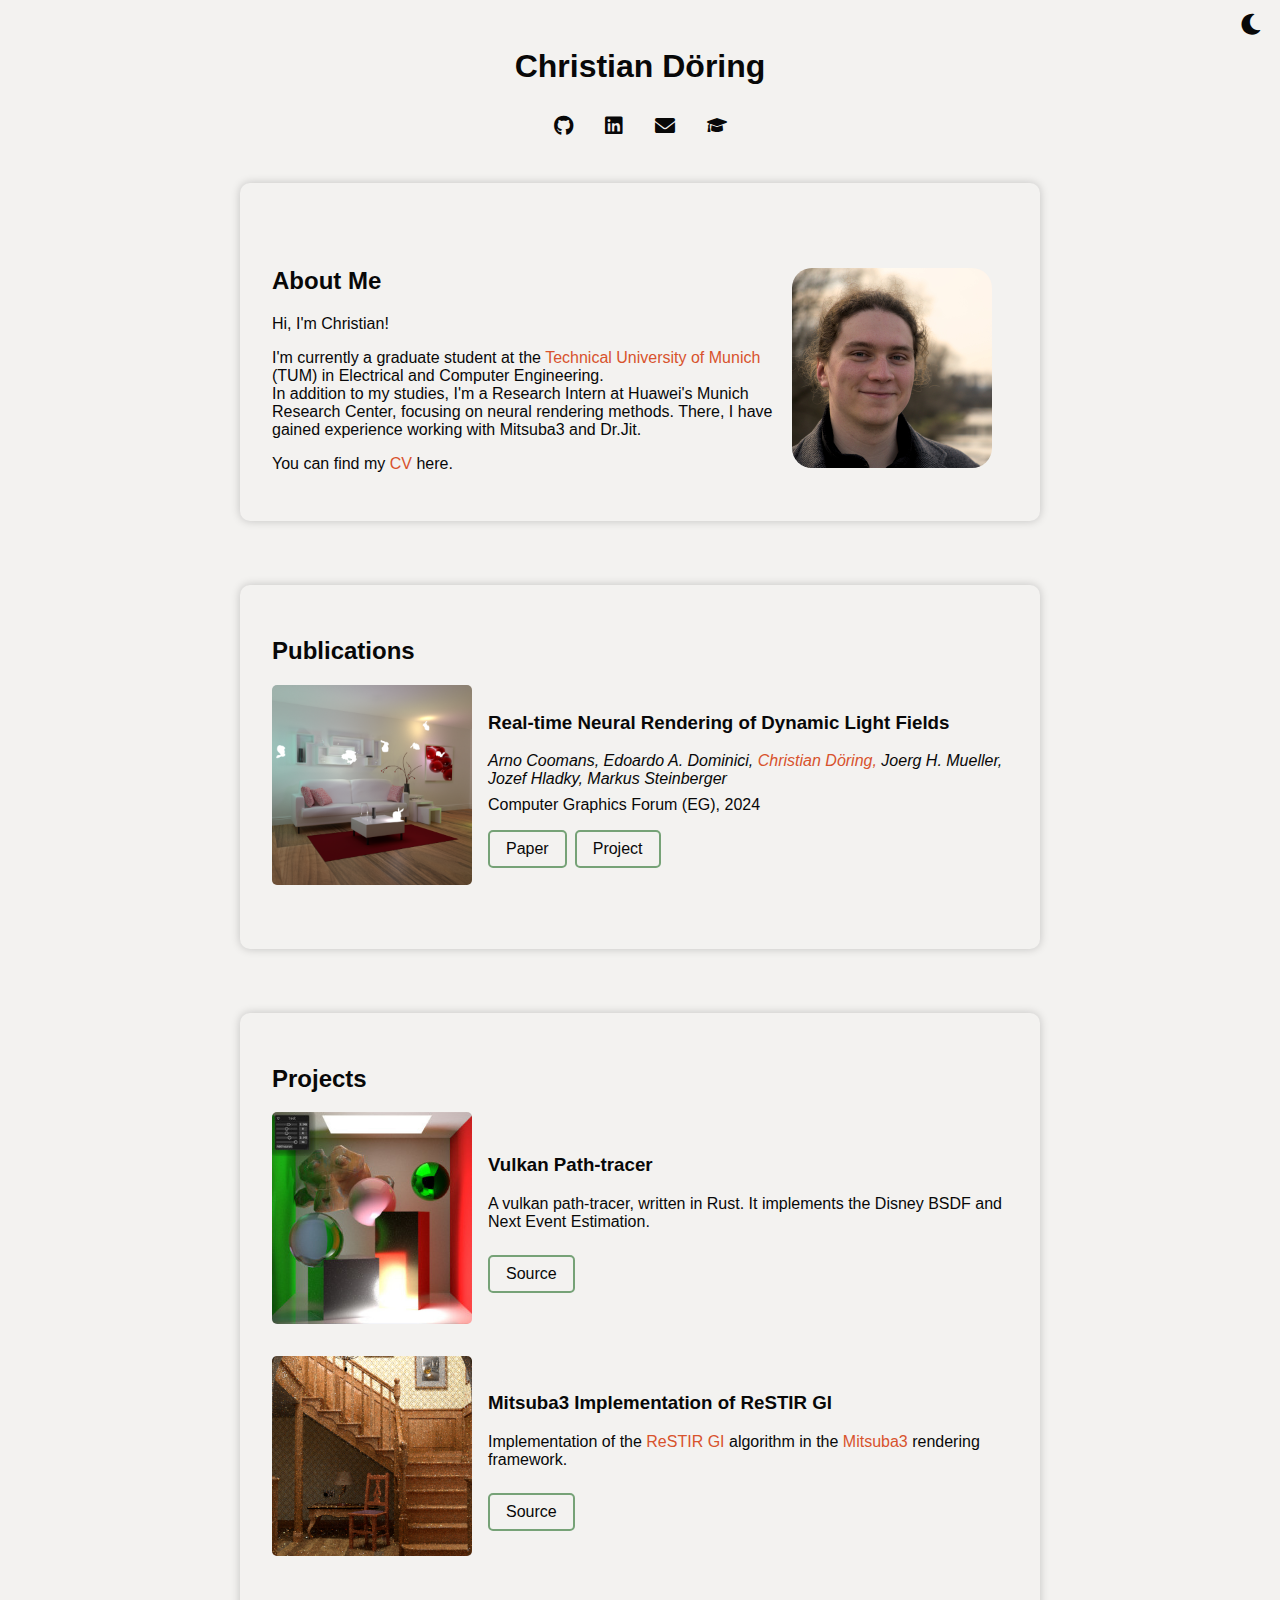
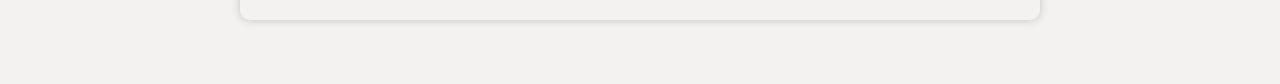
<file: index.html>
<!doctype html>
<html lang="en">
  <head>
    <meta charset="UTF-8" />
    <meta name="viewport" content="width=device-width, initial-scale=1.0" />
    <title>Christian Döring</title>
    <link rel="canonical" href="https://doeringc.de" />
    <link
      rel="stylesheet"
      href="https://cdnjs.cloudflare.com/ajax/libs/font-awesome/6.0.0-beta3/css/all.min.css"
    />
    <link rel="stylesheet" type="text/css" href="styles/main.css" />
  </head>
  <body>
    <header>
      <h1>Christian Döring</h1>
      <div class="social-icons">
        <a href="https://github.com/doeringchristian" target="_blank"
          ><i class="fab fa-github fa-lg"></i
        ></a>
        <a
          href="https://www.linkedin.com/in/christian-d%C3%B6ring-7a13872a4/"
          target="_blank"
          ><i class="fab fa-linkedin fa-lg"></i
        ></a>
        <a href="mailto:doeringc2001@gmail.com" target="_blank"
          ><i class="fa fa-envelope fa-lg"></i
        ></a>
        <a
          href="https://scholar.google.ch/citations?user=yJIqy00AAAAJ&hl=en"
          target="_blank"
          ><i class="fa fa-graduation-cap"></i
        ></a>
      </div>
      <button class="toggle-btn" onclick="toggleDarkMode()">
        <i class="fas fa-moon"></i>
      </button>
    </header>
    <div class="centered-row">
      <div class="container">
        <div class="content">
          <div class="about">
            <div>
              <h2>About Me</h2>
              <p>Hi, I'm Christian!</p>
              <p>
                I'm currently a graduate student at the
                <a href="https://www.tum.de/"
                  >Technical University of Munich
                </a>
                (<abbr>TUM</abbr>) in Electrical and Computer Engineering.
                <br />
                In addition to my studies, I'm a Research Intern at Huawei's
                Munich Research Center, focusing on neural rendering methods.
                There, I have gained experience working with Mitsuba3 and
                Dr.Jit.
              </p>
              <p>
                You can find my
                <a
                  href="https://github.com/DoeringChristian/CV/blob/main/main.pdf?raw=true"
                  >CV</a
                >
                here.
              </p>
            </div>
            <img
              src="assets/profile_400/2.jpg"
              alt=""
              id="profile_picture"
              width="200"
              height="200"
            />
          </div>
        </div>
        <div class="content">
          <h2>Publications</h2>
          <div class="publication">
            <img src="assets/dynamic.png" alt="Paper Image" />
            <div>
              <h3>Real-time Neural Rendering of Dynamic Light Fields</h3>
              <div class="publication-authors">
                Arno Coomans, Edoardo A. Dominici,
                <div class="publication-authors-me">Christian Döring,</div>
                Joerg H. Mueller, Jozef Hladky, Markus Steinberger
              </div>
              <div class="publication-venue">
                Computer Graphics Forum (EG), 2024
              </div>
              <div class="publication-links">
                <a href="https://doi.org/10.1111/cgf.15014" target="_blank"
                  >Paper</a
                >
                <a href="https://arnocoomans.be/eg2024" target="_blank"
                  >Project</a
                >
              </div>
            </div>
          </div>
        </div>
        <div class="content">
          <h2>Projects</h2>
          <div class="publication">
            <img src="assets/vulkan-rt.jpg" alt="Image" />
            <div>
              <h3>Vulkan Path-tracer</h3>
              <p>
                A vulkan path-tracer, written in Rust. It implements the Disney
                BSDF and Next Event Estimation.
              </p>
              <div class="publication-links">
                <a href="https://github.com/DoeringChristian/vulkan-rt/"
                  >Source</a
                >
              </div>
            </div>
          </div>
          <div class="publication">
            <img src="assets/restirgi-staircase.jpg" alt="" />
            <div>
              <h3>Mitsuba3 Implementation of ReSTIR GI</h3>
              <p>
                Implementation of the
                <a
                  href="https://research.nvidia.com/publication/2021-06_restir-gi-path-resampling-real-time-path-tracing"
                  >ReSTIR GI</a
                >
                algorithm in the
                <a href="https://www.mitsuba-renderer.org/">Mitsuba3</a>
                rendering framework.
              </p>
              <div class="publication-links">
                <a href="https://github.com/DoeringChristian/restirgi/"
                  >Source</a
                >
              </div>
            </div>
          </div>
        </div>
      </div>
    </div>
    <footer>
      <!-- <p>&copy; 2024 Christian Döring. All rights reserved.</p> -->
    </footer>
    <script>
      const THEME_STORAGE_KEY = "theme";
      function init_theme() {
        theme = get_theme();
        apply_theme(theme);
      }
      function get_theme() {
        const root = document.documentElement;
        var theme = root.getAttribute("data-theme");

        const cachedTheme = localStorage.getItem(THEME_STORAGE_KEY);
        if (cachedTheme) {
          theme = cachedTheme;
        }

        return theme;
      }
      function apply_theme(theme) {
        const icon = document.querySelector(".toggle-btn i");
        const root = document.documentElement;

        localStorage.setItem(THEME_STORAGE_KEY, theme);

        // Set theme
        if (theme === "dark") {
          root.setAttribute("data-theme", "dark");
          icon.classList.remove("fa-moon");
          icon.classList.add("fa-sun");
        } else {
          root.setAttribute("data-theme", "light");
          icon.classList.remove("fa-sun");
          icon.classList.add("fa-moon");
        }
      }
      function toggle_theme(theme) {
        if (theme == "dark") {
          return "light";
        } else {
          return "dark";
        }
      }
      function toggleDarkMode() {
        theme = get_theme();
        console.log(theme);
        theme = toggle_theme(theme);
        apply_theme(theme);
      }
      window.onload = init_theme();
    </script>
    <script>
      var base = "assets/profile_400";
      var images = ["2.jpg"];

      function load_random_image() {
        var index = Math.floor(Math.random() * images.length);
        document.getElementById("profile_picture").src =
          base + "/" + images[index];
      }

      window.onload = load_random_image;
    </script>
  </body>
</html>
</file>
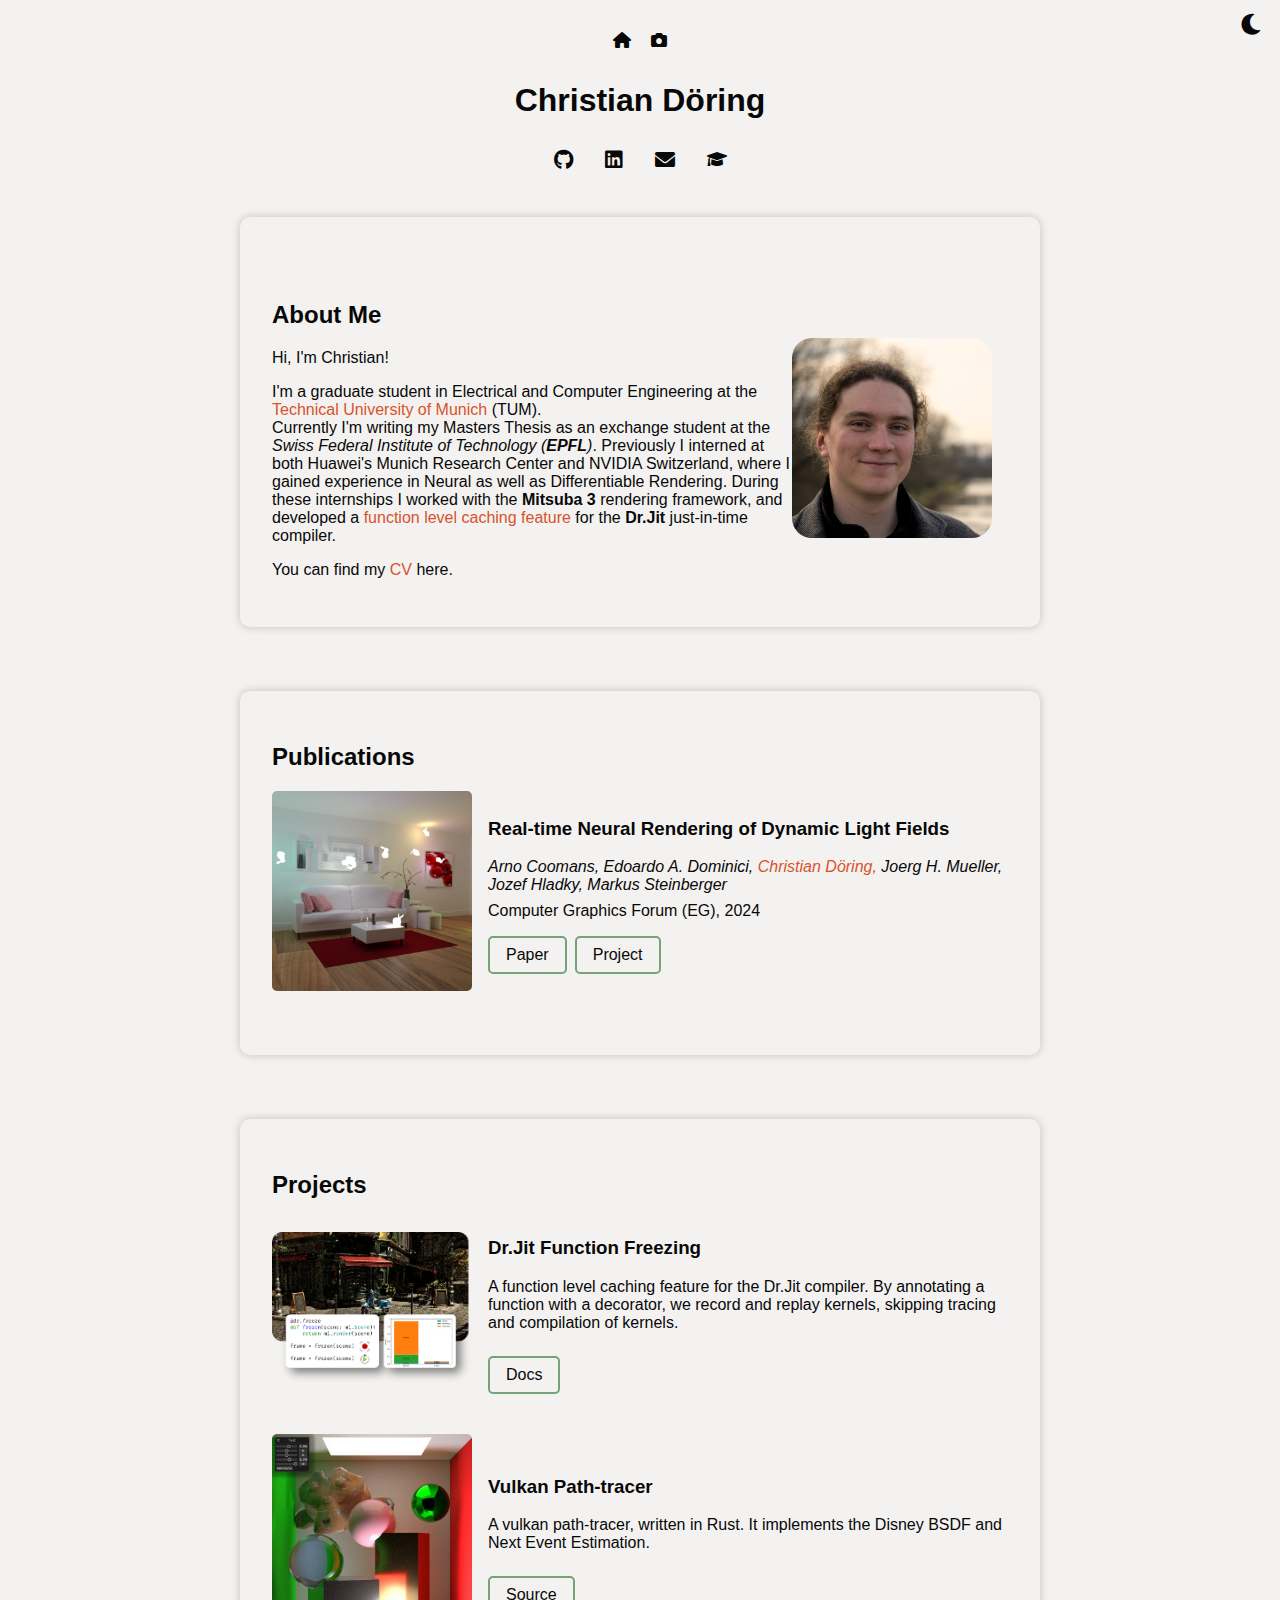
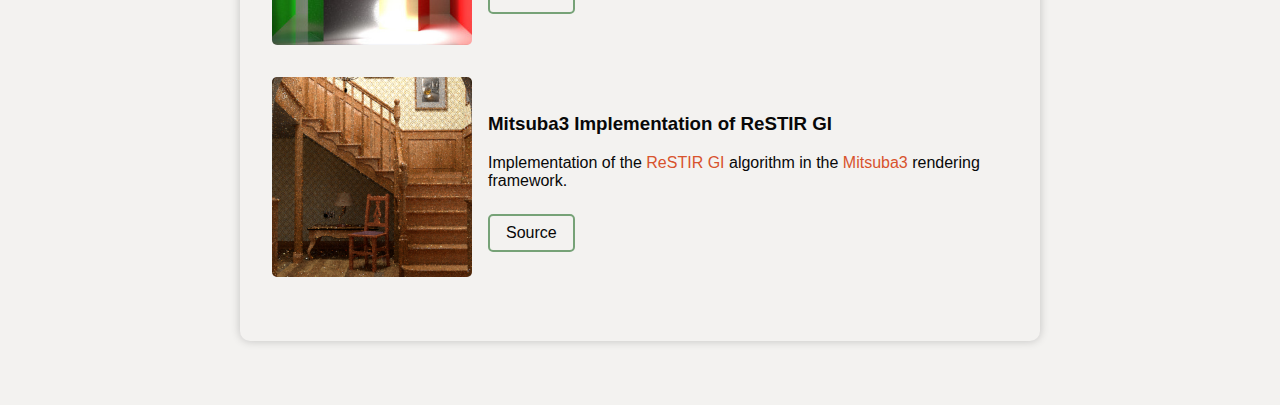
<file: index.old.html>
<!doctype html>
<html lang="en">
  <head>
    <meta charset="UTF-8" />
    <meta name="viewport" content="width=device-width, initial-scale=1.0" />
    <title>Christian Döring</title>
    <link rel="canonical" href="https://doeringc.de" />
    <link
      rel="stylesheet"
      href="https://cdnjs.cloudflare.com/ajax/libs/font-awesome/6.0.0-beta3/css/all.min.css"
    />
    <link rel="stylesheet" type="text/css" href="styles/main.css" />
    <script>
      (function () {
        const theme = localStorage.getItem("theme");
        if (theme) {
          document.documentElement.setAttribute("data-theme", theme);
        }
      })();
    </script>
  </head>
  <body>
    <header>
      <div class="top-bar">
        <nav>
          <a href="index.html"><i class="fas fa-home"></i></a>
          <a href="photography.html"><i class="fas fa-camera"></i></a>
        </nav>
        <button class="toggle-btn" onclick="toggleDarkMode()">
          <i class="fas fa-moon"></i>
        </button>
      </div>
      <h1>Christian Döring</h1>
      <div class="social-icons">
        <a href="https://github.com/doeringchristian" target="_blank"
          ><i class="fab fa-github fa-lg"></i
        ></a>
        <a
          href="https://www.linkedin.com/in/christian-d%C3%B6ring-7a13872a4/"
          target="_blank"
          ><i class="fab fa-linkedin fa-lg"></i
        ></a>
        <a href="mailto:doeringc2001@gmail.com" target="_blank"
          ><i class="fa fa-envelope fa-lg"></i
        ></a>
        <a
          href="https://scholar.google.ch/citations?user=yJIqy00AAAAJ&hl=en"
          target="_blank"
          ><i class="fa fa-graduation-cap"></i
        ></a>
      </div>
    </header>
    <div class="centered-row">
      <div class="container">
        <div class="content">
          <div class="about">
            <div class="about-info">
              <h2>About Me</h2>
              <p>Hi, I'm Christian!</p>
              <!-- WARN:  Do not add large nobr tags here, as this might break formatting.-->
              <p>
                I'm a graduate student in Electrical and Computer Engineering at
                the
                <a href="https://www.tum.de/"
                  >Technical University of Munich
                </a>
                (<abbr>TUM</abbr>).
                <br />
                Currently I'm writing my Masters Thesis as an exchange student
                at the
                <i
                  >Swiss Federal Institute of Technology
                  (<strong>EPFL</strong>)</i
                >. Previously I interned at both Huawei's
                <nobr>Munich Research Center</nobr> and
                <nobr>NVIDIA Switzerland</nobr>, where I gained experience in
                Neural as well as Differentiable Rendering. During these
                internships I worked with the
                <nobr><strong>Mitsuba 3</strong></nobr> rendering framework, and
                developed a
                <a href="https://drjit.readthedocs.io/en/stable/freeze.html"
                  >function level caching feature</a
                >
                for the <strong>Dr.Jit</strong> just-in-time compiler.
              </p>
              <p>
                You can find my
                <a
                  href="https://github.com/DoeringChristian/CV/blob/main/build/main.pdf?raw=true"
                  >CV</a
                >
                here.
              </p>
            </div>
            <img
              src="assets/profile_400/2.jpg"
              alt=""
              id="profile_picture"
              width="200"
              height="200"
            />
          </div>
        </div>
        <div class="content">
          <h2>Publications</h2>
          <div class="publication">
            <img src="assets/dynamic.png" alt="Paper Image" />
            <div>
              <h3>Real-time Neural Rendering of Dynamic Light Fields</h3>
              <div class="publication-authors">
                Arno Coomans, Edoardo A. Dominici,
                <div class="publication-authors-me">Christian Döring,</div>
                Joerg H. Mueller, Jozef Hladky, Markus Steinberger
              </div>
              <div class="publication-venue">
                Computer Graphics Forum (EG), 2024
              </div>
              <div class="publication-links">
                <a href="https://doi.org/10.1111/cgf.15014" target="_blank"
                  >Paper</a
                >
                <a href="https://arnocoomans.be/eg2024" target="_blank"
                  >Project</a
                >
              </div>
            </div>
          </div>
        </div>
        <div class="content">
          <h2>Projects</h2>
          <div class="publication">
            <!-- <object data="assets/drfreeze.svg"></object> -->
            <a href="assets/drfreeze.svg">
              <img src="assets/drfreeze.png" alt="Image" />
            </a>
            <div>
              <h3>Dr.Jit Function Freezing</h3>
              <p>
                A function level caching feature for the Dr.Jit compiler. By
                annotating a function with a decorator, we record and replay
                kernels, skipping tracing and compilation of kernels.
              </p>
              <div class="publication-links">
                <a href="https://drjit.readthedocs.io/en/stable/freeze.html"
                  >Docs</a
                >
              </div>
            </div>
          </div>
          <div class="publication">
            <img src="assets/vulkan-rt.jpg" alt="Image" />
            <div>
              <h3>Vulkan Path-tracer</h3>
              <p>
                A vulkan path-tracer, written in Rust. It implements the Disney
                BSDF and Next Event Estimation.
              </p>
              <div class="publication-links">
                <a href="https://github.com/DoeringChristian/vulkan-rt/"
                  >Source</a
                >
              </div>
            </div>
          </div>
          <div class="publication">
            <img src="assets/restirgi-staircase.jpg" alt="" />
            <div>
              <h3>Mitsuba3 Implementation of ReSTIR GI</h3>
              <p>
                Implementation of the
                <a
                  href="https://research.nvidia.com/publication/2021-06_restir-gi-path-resampling-real-time-path-tracing"
                  >ReSTIR GI</a
                >
                algorithm in the
                <a href="https://www.mitsuba-renderer.org/">Mitsuba3</a>
                rendering framework.
              </p>
              <div class="publication-links">
                <a href="https://github.com/DoeringChristian/restirgi/"
                  >Source</a
                >
              </div>
            </div>
          </div>
        </div>
      </div>
    </div>
    <footer>
      <!-- <p>&copy; 2024 Christian Döring. All rights reserved.</p> -->
    </footer>
    <script>
      const THEME_STORAGE_KEY = "theme";
      function get_theme() {
        return document.documentElement.getAttribute("data-theme");
      }
      function apply_theme_icon(theme) {
        const icon = document.querySelector(".toggle-btn i");
        if (theme === "dark") {
          icon.classList.remove("fa-moon");
          icon.classList.add("fa-sun");
        } else {
          icon.classList.remove("fa-sun");
          icon.classList.add("fa-moon");
        }
      }
      function toggle_theme(theme) {
        if (theme == "dark") {
          return "light";
        } else {
          return "dark";
        }
      }
      function toggleDarkMode() {
        let theme = get_theme();
        theme = toggle_theme(theme);
        document.documentElement.setAttribute("data-theme", theme);
        localStorage.setItem(THEME_STORAGE_KEY, theme);
        apply_theme_icon(theme);
      }

      var base = "assets/profile_400";
      var images = ["2.jpg"];

      function load_random_image() {
        var index = Math.floor(Math.random() * images.length);
        document.getElementById("profile_picture").src =
          base + "/" + images[index];
      }

      window.onload = function () {
        apply_theme_icon(get_theme());
        load_random_image();
      };
    </script>
  </body>
</html>
</file>
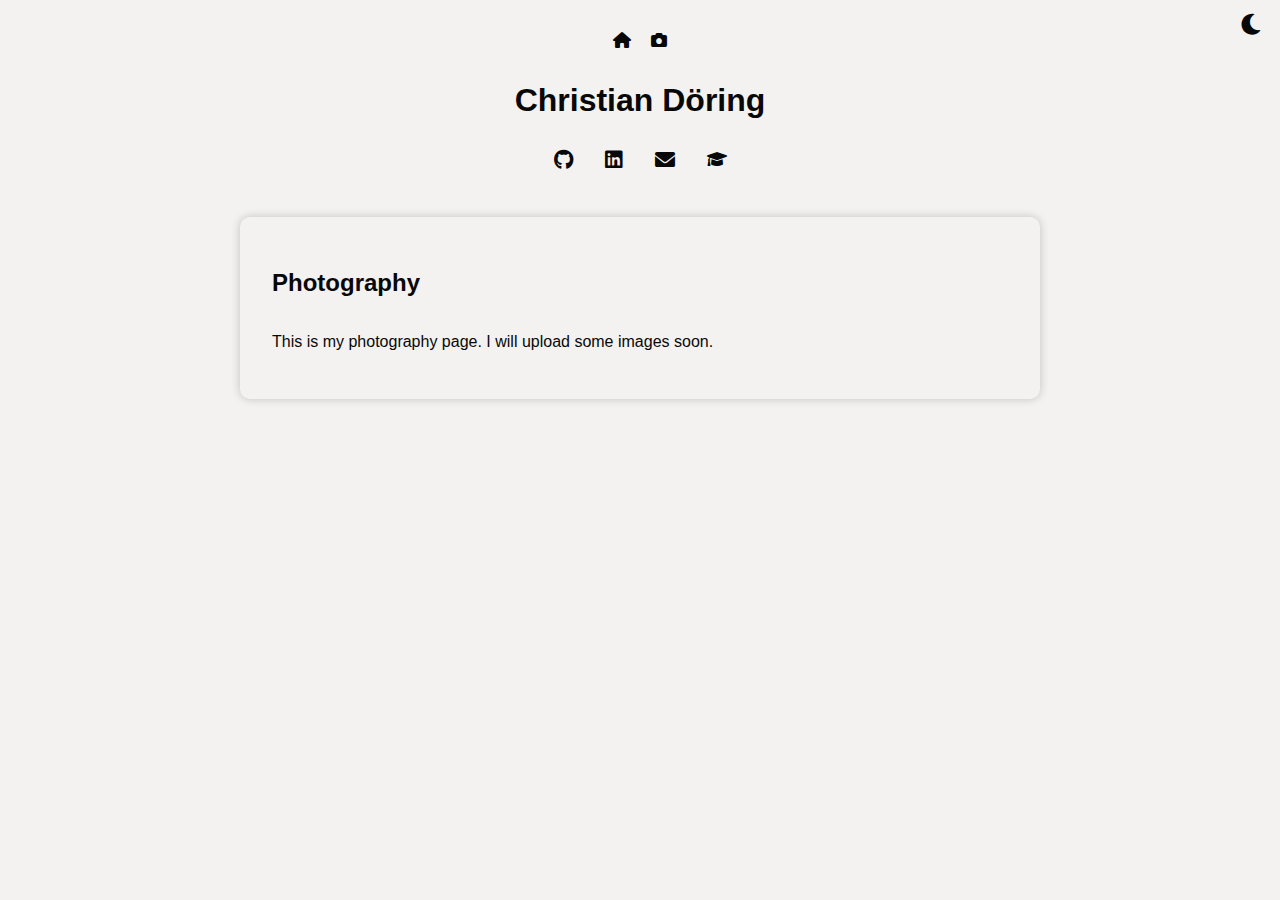
<file: photography.old.html>
<!doctype html>
<html lang="en">
  <head>
    <meta charset="UTF-8" />
    <meta name="viewport" content="width=device-width, initial-scale=1.0" />
    <title>Christian Döring - Photography</title>
    <link rel="canonical" href="https://doeringc.de/photography" />
    <link
      rel="stylesheet"
      href="https://cdnjs.cloudflare.com/ajax/libs/font-awesome/6.0.0-beta3/css/all.min.css"
    />
    <link rel="stylesheet" type="text/css" href="styles/main.css" />
    <script>
      (function () {
        const theme = localStorage.getItem("theme");
        if (theme) {
          document.documentElement.setAttribute("data-theme", theme);
        }
      })();
    </script>
  </head>
  <body>
    <header>
      <div class="top-bar">
        <nav>
          <a href="index.html"><i class="fas fa-home"></i></a>
          <a href="photography.html"><i class="fas fa-camera"></i></a>
        </nav>
        <button class="toggle-btn" onclick="toggleDarkMode()">
          <i class="fas fa-moon"></i>
        </button>
      </div>
      <h1>Christian Döring</h1>
      <div class="social-icons">
        <a href="https://github.com/doeringchristian" target="_blank"
          ><i class="fab fa-github fa-lg"></i
        ></a>
        <a
          href="https://www.linkedin.com/in/christian-d%C3%B6ring-7a13872a4/"
          target="_blank"
          ><i class="fab fa-linkedin fa-lg"></i
        ></a>
        <a href="mailto:doeringc2001@gmail.com" target="_blank"
          ><i class="fa fa-envelope fa-lg"></i
        ></a>
        <a
          href="https://scholar.google.ch/citations?user=yJIqy00AAAAJ&hl=en"
          target="_blank"
          ><i class="fa fa-graduation-cap"></i
        ></a>
      </div>
    </header>
    <div class="centered-row">
      <div class="container">
        <div class="content">
          <h2>Photography</h2>
          <p>This is my photography page. I will upload some images soon.</p>
        </div>
      </div>
    </div>
    <script>
      const THEME_STORAGE_KEY = "theme";
      function get_theme() {
        return document.documentElement.getAttribute("data-theme");
      }
      function apply_theme_icon(theme) {
        const icon = document.querySelector(".toggle-btn i");
        if (theme === "dark") {
          icon.classList.remove("fa-moon");
          icon.classList.add("fa-sun");
        } else {
          icon.classList.remove("fa-sun");
          icon.classList.add("fa-moon");
        }
      }
      function toggle_theme(theme) {
        if (theme == "dark") {
          return "light";
        } else {
          return "dark";
        }
      }
      function toggleDarkMode() {
        let theme = get_theme();
        theme = toggle_theme(theme);
        document.documentElement.setAttribute("data-theme", theme);
        localStorage.setItem(THEME_STORAGE_KEY, theme);
        apply_theme_icon(theme);
      }

      window.onload = function () {
        apply_theme_icon(get_theme());
      };
    </script>
  </body>
</html>
</file>
<file: styles/main.css>
/*
 * https://www.realtimecolors.com/?colors=080c08-f3f7f3-76a277-a9c6be-8eb4ae&fonts=Inter-Inter
 */
:root {
    --text: #080808;
    --background: #f3f2f0;

    --primary: #76a277;
    --secondary: var(--primary);
    --accent: #d8532d;
}
:root[data-theme="dark"] {
    --text: #f7f7f7;
    --background: #21201d;

    --primary: #76a277;
    --secondary: var(--primary);
    --accent: #e27253;
}

body {
    display: flex;
    flex-direction: column;
    font-family: Arial, sans-serif;
    margin: 0;
    padding: 0;
    /* background-color: var(--background); */
    background-color: var(--background);
    color: var(--text);
    min-height: 100vh;
}
a {
    color: var(--accent);
    text-decoration: none;
}
.centered-row {
    display: flex;
    flex-direction: row;
    align-content: center;
    justify-content: center;
}
.container {
    display: flex;
    flex-direction: column;
    width: 90%;
    max-width: 800px;
    overflow: hidden;
    justify-content: center;
    overflow:visible
}
header {
    color: var(--text);
    padding-top: 1rem;
    padding-bottom: 0rem;
    text-align: center;
}
header h1 {
    margin: 0;
    margin-top: 2rem;
    margin-bottom: 2rem;
}
.toggle-btn {
    position: absolute;
    top: 10px;
    right: 10px;
    background: none;
    border: none;
    color: var(--text);
    cursor: pointer;
    font-size: 1.5rem;
    transition: color 0.3s;
}
.toggle-btn:hover {
    color: var(--accent);
}
nav {
    text-align: center;
    margin: 1rem 0;
}
nav a {
    color: var(--text);
    text-decoration: none;
    padding: 0.5rem;
}
nav a:hover {
    color: var(--accent);
}
.content {
    display: flex;
    flex-direction: column;
    justify-content: center;
    background: var(--background);
    padding: 2rem;
    margin: 2rem 0;
    border-radius: 10px;
    box-shadow: 0px 0px 10px rgba(0, 0, 0, 0.2);
}
footer {
    text-align: center;
    padding: 1rem 0;
    color: var(--text);
    flex-shrink: 0;
    width: 100%;
}
.social-icons {
    display: flex;
    justify-content: center;
    gap: 1rem;
    margin: 1rem 0;
}
.social-icons a {
    color: var(--text);
    text-decoration: none;
    margin: 0 0.5rem;
}
.social-icons a:hover {
    color: var(--accent);
}
.about {
    display: flex;
    align-items: center;
    flex-direction: row;
    justify-content: center;
    margin-top: 32px;
}
#profile_picture {
    margin-right: 1rem;
    border-radius: 20px;
    width: 200px;
    height: 200px;
}
.publication {
    display: flex;
    align-items: center;
    flex-direction: row;
    justify-content: left;
    margin-bottom: 32px;
}
.publication img {
    margin-right: 1rem;
    border-radius: 5px;
    width: 200px;
    height: auto;
}
.publication-links {
    display: flex;
    flex-direction: row;
}
.publication-links a {
    display: inline-block;
    padding: 0.5rem 1rem;
    font-size: 1rem;
    color: var(--text);
    border: 2px solid var(--primary);
    border-radius: 5px;
    text-decoration: none;
    text-align: center;

    margin-top: 0.5rem;
    margin-bottom: 0.5rem;
    margin-right: 0.5rem;
    margin-left: 0rem;
}
.publication-links a:hover{
    transform: translate(0, -3px);
    transition: transform ease 0.2s;
}
.publication-authors {
    /* font-size: smaller; */
    font-style: italic;
    margin-top: 8px;
    margin-bottom: 8px;
}
.publication-authors-me {
    color: var(--accent);
    /* opacity: 0.6; */
    display: inline;
}
.publication-venue {
    /* font-size: smaller; */
    margin-bottom: 8px;
}
@media screen and (width <= 800px) {
    .publication {
        display: flex;
        flex-direction: column;
        align-items: center;
        justify-content: center;
        text-align: left;
    }

    .publication img {
        padding: 0 auto;
        background-color: blue;
        margin-bottom: 16px;
        margin-right: 0px;
        max-width: 350px;
        width: 100%;
        height: auto;
    }

    .about {
        display: flex;
        flex-direction: row;
        align-content: center;
        justify-content: center;
        margin-top: 16px;
        flex-wrap: wrap-reverse;
    }

    .publication:not(last-child) {
        margin-bottom: 64px;
    }
}
</file>
